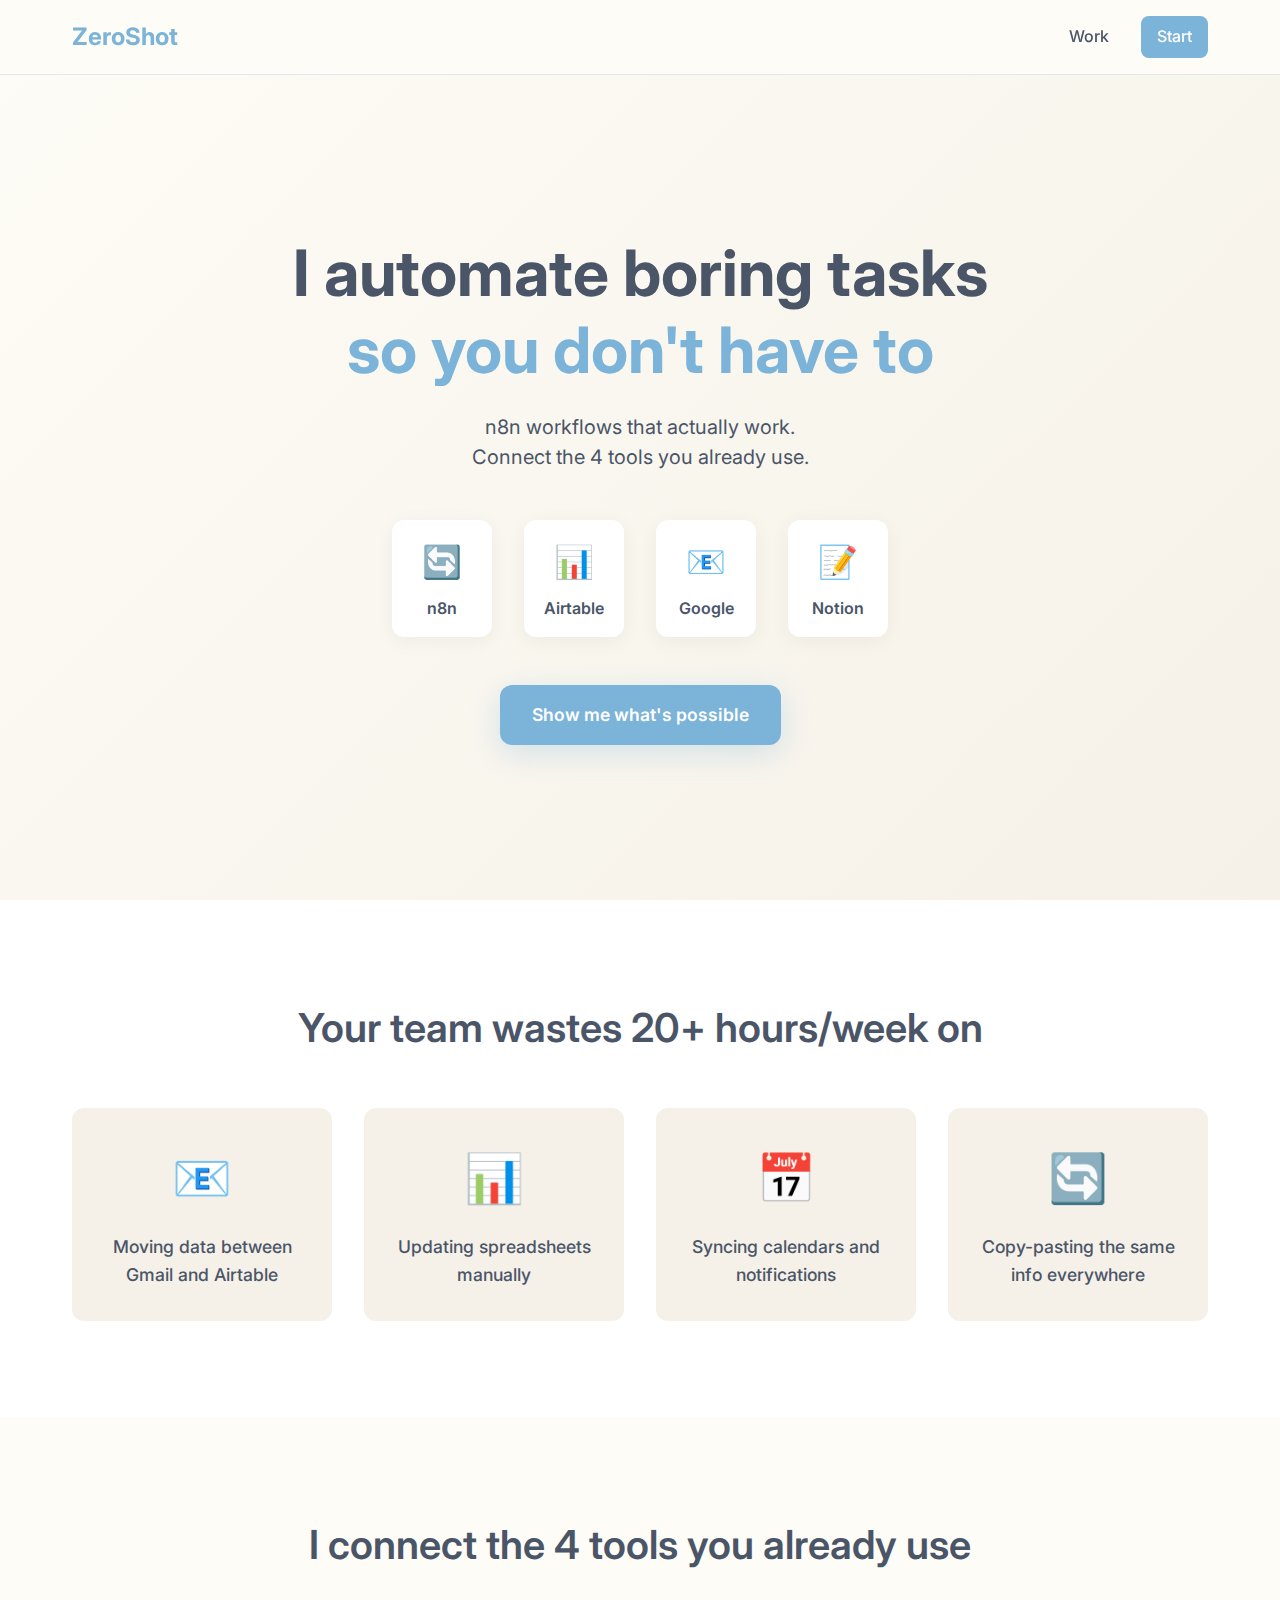
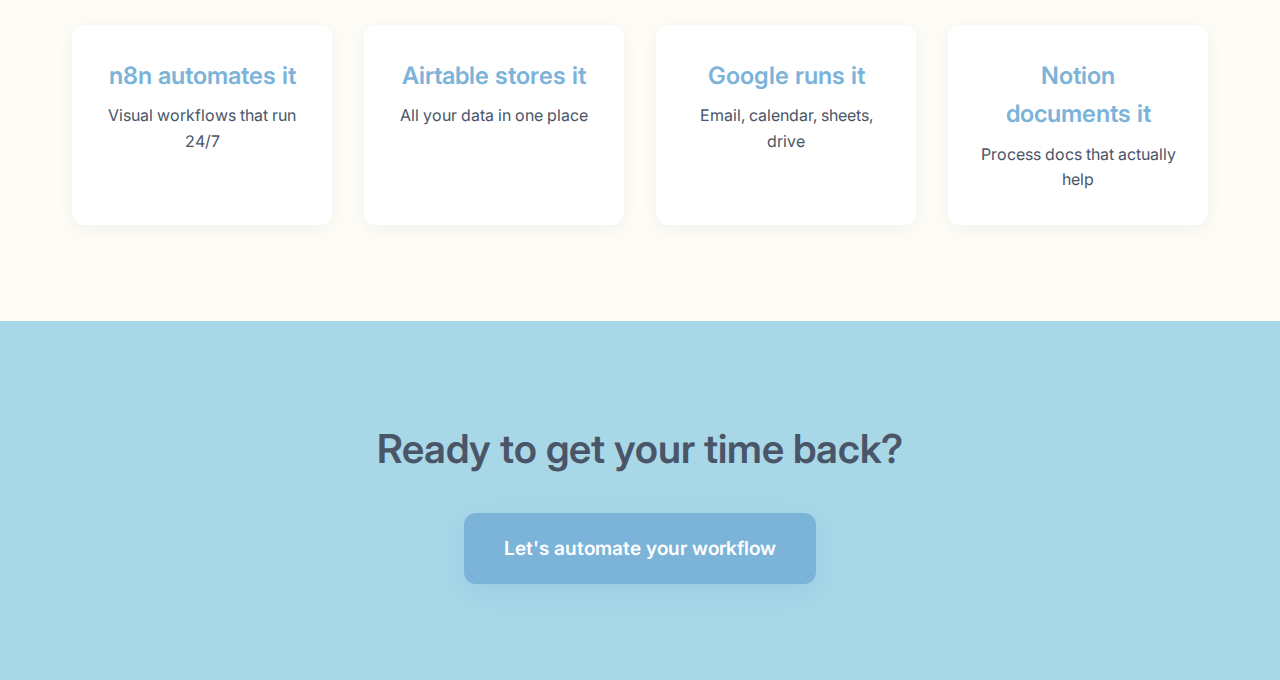
<file: index.html>
<!DOCTYPE html>
<html lang="en">
<head>
    <meta charset="UTF-8">
    <meta name="viewport" content="width=device-width, initial-scale=1.0">
    <title>Automate the Boring Stuff</title>
    <link rel="stylesheet" href="style.css">
    <link rel="preconnect" href="https://fonts.googleapis.com">
    <link rel="preconnect" href="https://fonts.gstatic.com" crossorigin>
    <link href="https://fonts.googleapis.com/css2?family=Inter:wght@300;400;500;600;700&display=swap" rel="stylesheet">
</head>
<body>
    <!-- Navigation -->
    <nav class="nav">
        <div class="nav-container">
            <div class="logo">ZeroShot</div>
            <div class="nav-links">
                <a href="work.html">Work</a>
                <a href="start.html" class="cta-button">Start</a>
            </div>
        </div>
    </nav>

    <!-- Hero Section -->
    <section class="hero">
        <div class="hero-container">
            <h1 class="hero-title">
                I automate boring tasks<br>
                <span class="accent">so you don't have to</span>
            </h1>
            <p class="hero-subtitle">
                n8n workflows that actually work.<br>
                Connect the 4 tools you already use.
            </p>
            
            <!-- Tool Stack -->
            <div class="tool-stack">
                <div class="tool">
                    <div class="tool-icon">🔄</div>
                    <span>n8n</span>
                </div>
                <div class="tool">
                    <div class="tool-icon">📊</div>
                    <span>Airtable</span>
                </div>
                <div class="tool">
                    <div class="tool-icon">📧</div>
                    <span>Google</span>
                </div>
                <div class="tool">
                    <div class="tool-icon">📝</div>
                    <span>Notion</span>
                </div>
            </div>

            <a href="work.html" class="hero-cta">Show me what's possible</a>
        </div>
    </section>

    <!-- Problem Section -->
    <section class="problem">
        <div class="container">
            <h2>Your team wastes 20+ hours/week on</h2>
            <div class="problem-grid">
                <div class="problem-item">
                    <span class="problem-emoji">📧</span>
                    <p>Moving data between Gmail and Airtable</p>
                </div>
                <div class="problem-item">
                    <span class="problem-emoji">📊</span>
                    <p>Updating spreadsheets manually</p>
                </div>
                <div class="problem-item">
                    <span class="problem-emoji">📅</span>
                    <p>Syncing calendars and notifications</p>
                </div>
                <div class="problem-item">
                    <span class="problem-emoji">🔄</span>
                    <p>Copy-pasting the same info everywhere</p>
                </div>
            </div>
        </div>
    </section>

    <!-- Solution Section -->
    <section class="solution">
        <div class="container">
            <h2>I connect the 4 tools you already use</h2>
            <div class="solution-grid">
                <div class="solution-item">
                    <h3>n8n automates it</h3>
                    <p>Visual workflows that run 24/7</p>
                </div>
                <div class="solution-item">
                    <h3>Airtable stores it</h3>
                    <p>All your data in one place</p>
                </div>
                <div class="solution-item">
                    <h3>Google runs it</h3>
                    <p>Email, calendar, sheets, drive</p>
                </div>
                <div class="solution-item">
                    <h3>Notion documents it</h3>
                    <p>Process docs that actually help</p>
                </div>
            </div>
        </div>
    </section>

    <!-- CTA Section -->
    <section class="final-cta">
        <div class="container">
            <h2>Ready to get your time back?</h2>
            <a href="start.html" class="cta-button-large">Let's automate your workflow</a>
        </div>
    </section>

    <script src="script.js"></script>
</body>
</html>
</file>
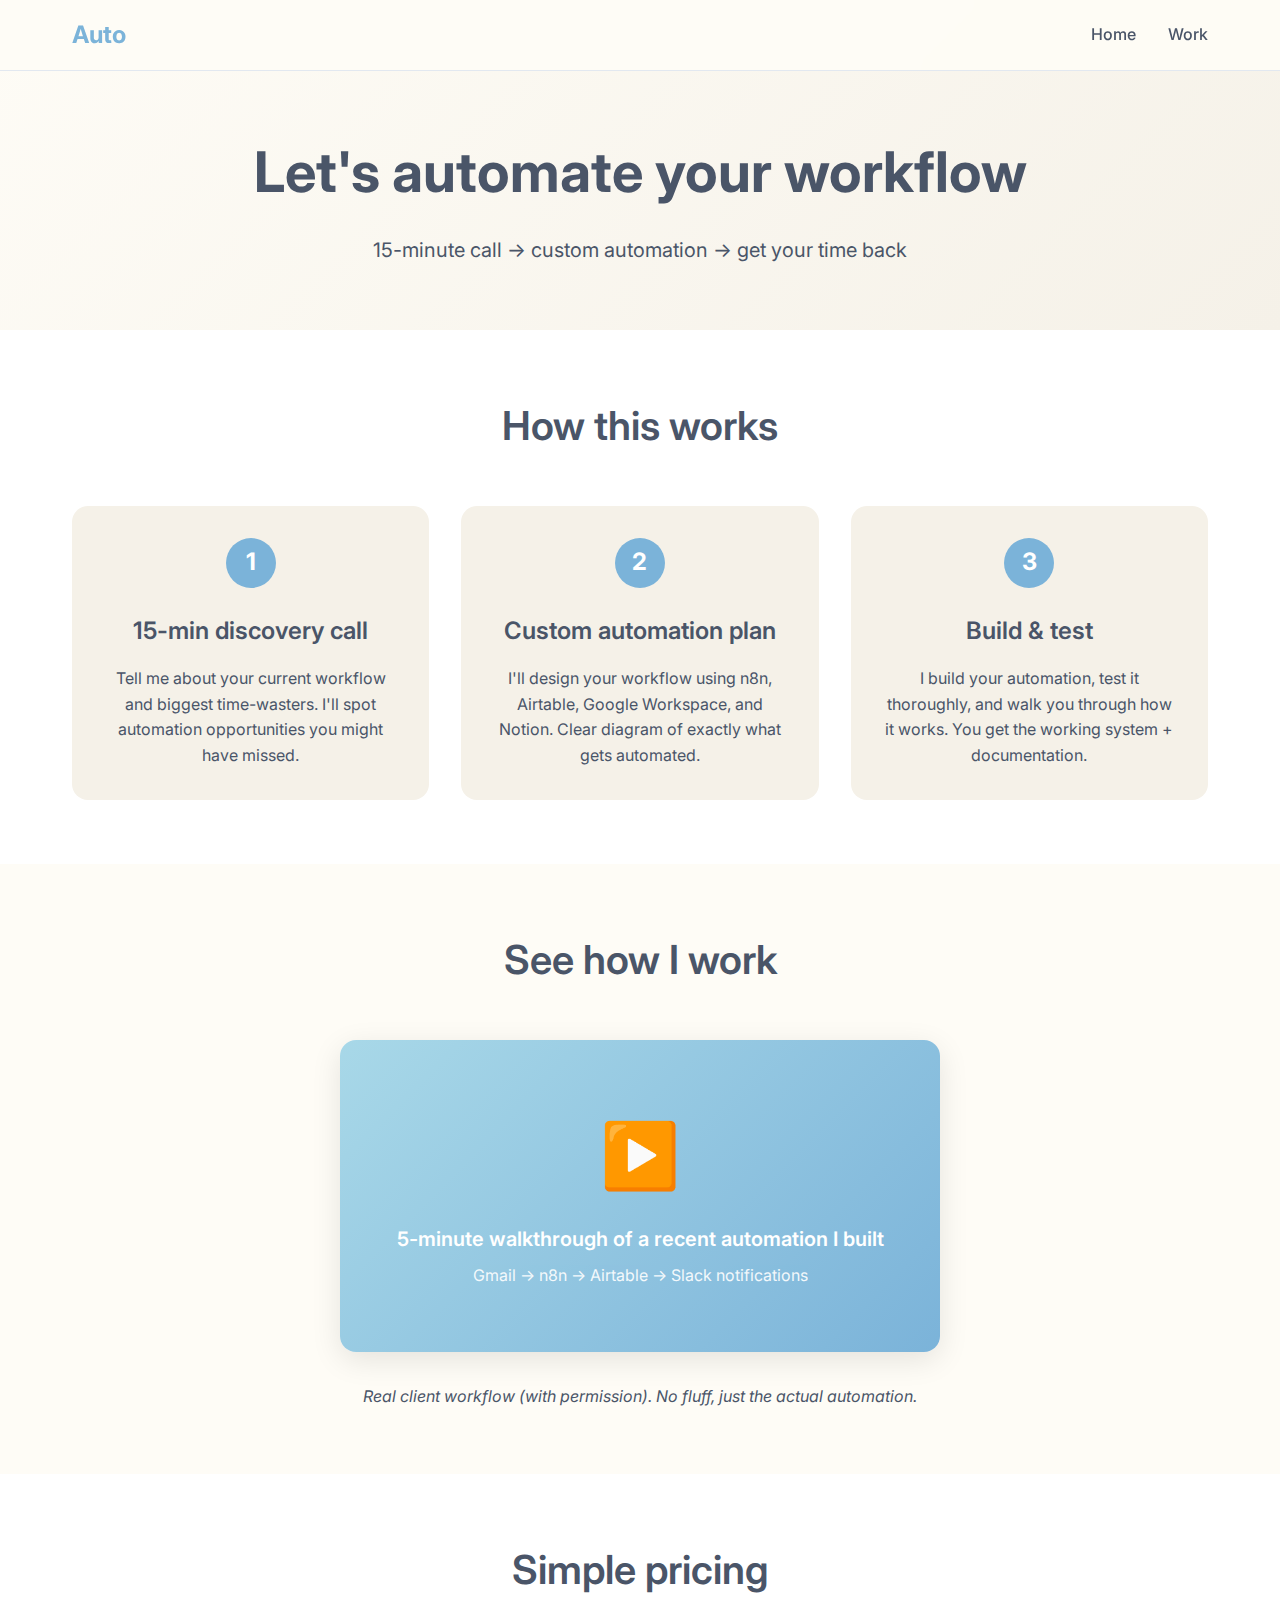
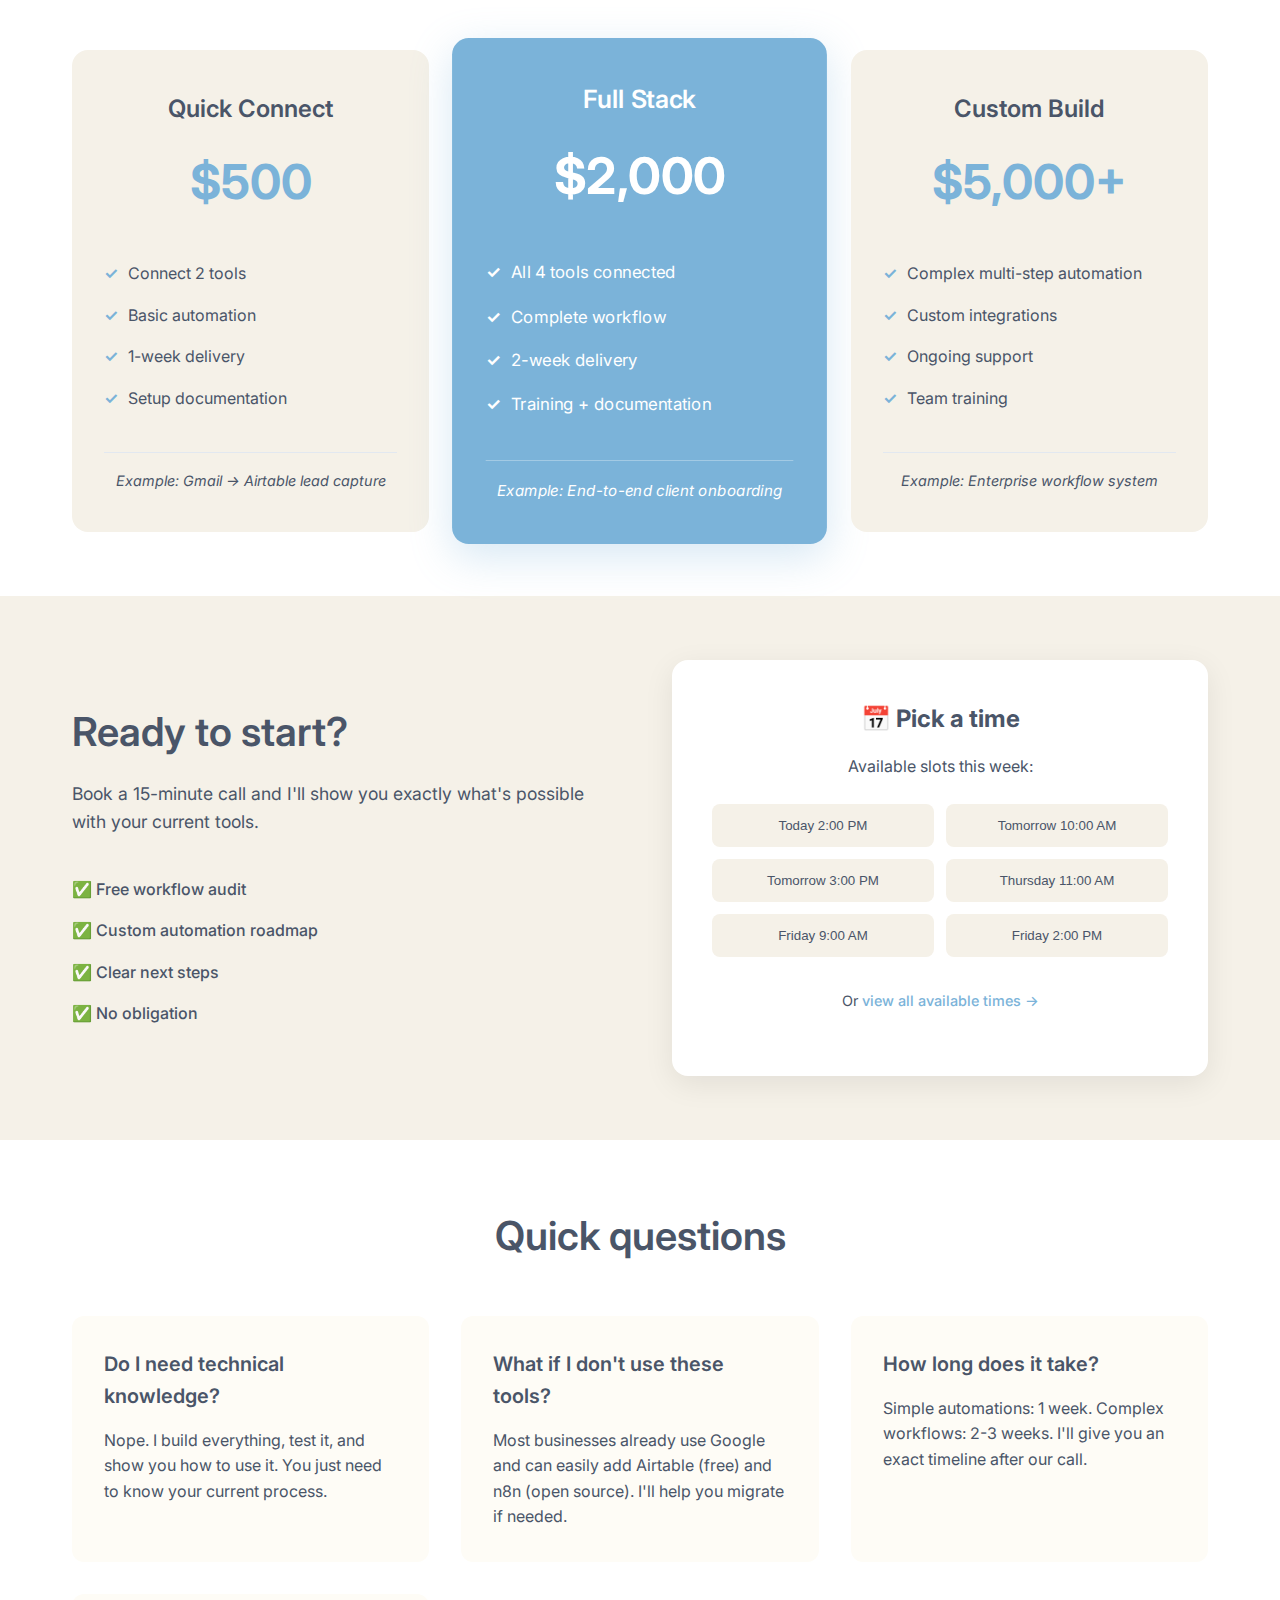
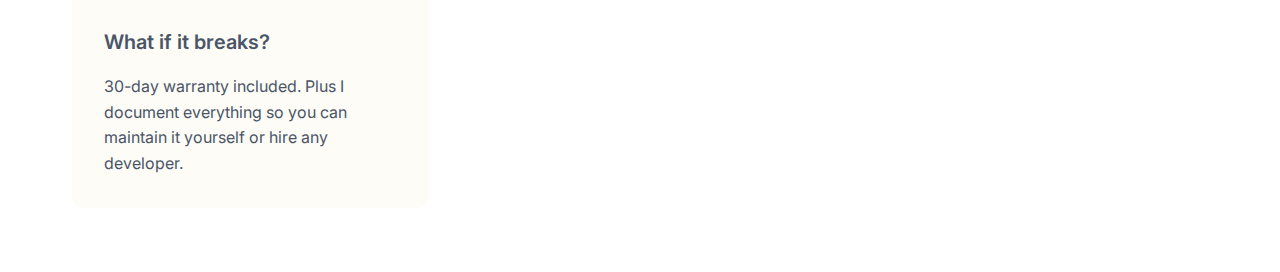
<file: start.html>
<!DOCTYPE html>
<html lang="en">
<head>
    <meta charset="UTF-8">
    <meta name="viewport" content="width=device-width, initial-scale=1.0">
    <title>Start - Let's Automate Your Workflow</title>
    <link rel="stylesheet" href="style.css">
    <link rel="stylesheet" href="start.css">
    <link rel="preconnect" href="https://fonts.googleapis.com">
    <link rel="preconnect" href="https://fonts.gstatic.com" crossorigin>
    <link href="https://fonts.googleapis.com/css2?family=Inter:wght@300;400;500;600;700&display=swap" rel="stylesheet">
</head>
<body>
    <!-- Navigation -->
    <nav class="nav">
        <div class="nav-container">
            <div class="logo">Auto</div>
            <div class="nav-links">
                <a href="index.html">Home</a>
                <a href="work.html">Work</a>
            </div>
        </div>
    </nav>

    <!-- Header -->
    <section class="start-header">
        <div class="container">
            <h1>Let's automate your workflow</h1>
            <p>15-minute call → custom automation → get your time back</p>
        </div>
    </section>

    <!-- Process Section -->
    <section class="process">
        <div class="container">
            <h2>How this works</h2>
            <div class="process-steps">
                <div class="process-step">
                    <div class="step-number">1</div>
                    <h3>15-min discovery call</h3>
                    <p>Tell me about your current workflow and biggest time-wasters. I'll spot automation opportunities you might have missed.</p>
                </div>
                <div class="process-step">
                    <div class="step-number">2</div>
                    <h3>Custom automation plan</h3>
                    <p>I'll design your workflow using n8n, Airtable, Google Workspace, and Notion. Clear diagram of exactly what gets automated.</p>
                </div>
                <div class="process-step">
                    <div class="step-number">3</div>
                    <h3>Build & test</h3>
                    <p>I build your automation, test it thoroughly, and walk you through how it works. You get the working system + documentation.</p>
                </div>
            </div>
        </div>
    </section>

    <!-- Video Section -->
    <section class="video-section">
        <div class="container">
            <h2>See how I work</h2>
            <div class="video-placeholder">
                <div class="video-content">
                    <div class="play-button">▶️</div>
                    <p>5-minute walkthrough of a recent automation I built</p>
                    <small>Gmail → n8n → Airtable → Slack notifications</small>
                </div>
            </div>
            <p class="video-note">Real client workflow (with permission). No fluff, just the actual automation.</p>
        </div>
    </section>

    <!-- Pricing Section -->
    <section class="pricing">
        <div class="container">
            <h2>Simple pricing</h2>
            <div class="pricing-grid">
                <div class="pricing-card">
                    <h3>Quick Connect</h3>
                    <div class="price">$500</div>
                    <ul>
                        <li>Connect 2 tools</li>
                        <li>Basic automation</li>
                        <li>1-week delivery</li>
                        <li>Setup documentation</li>
                    </ul>
                    <p class="example">Example: Gmail → Airtable lead capture</p>
                </div>
                <div class="pricing-card featured">
                    <h3>Full Stack</h3>
                    <div class="price">$2,000</div>
                    <ul>
                        <li>All 4 tools connected</li>
                        <li>Complete workflow</li>
                        <li>2-week delivery</li>
                        <li>Training + documentation</li>
                    </ul>
                    <p class="example">Example: End-to-end client onboarding</p>
                </div>
                <div class="pricing-card">
                    <h3>Custom Build</h3>
                    <div class="price">$5,000+</div>
                    <ul>
                        <li>Complex multi-step automation</li>
                        <li>Custom integrations</li>
                        <li>Ongoing support</li>
                        <li>Team training</li>
                    </ul>
                    <p class="example">Example: Enterprise workflow system</p>
                </div>
            </div>
        </div>
    </section>

    <!-- Booking Section -->
    <section class="booking">
        <div class="container">
            <div class="booking-content">
                <div class="booking-text">
                    <h2>Ready to start?</h2>
                    <p>Book a 15-minute call and I'll show you exactly what's possible with your current tools.</p>
                    <ul class="booking-benefits">
                        <li>✅ Free workflow audit</li>
                        <li>✅ Custom automation roadmap</li>
                        <li>✅ Clear next steps</li>
                        <li>✅ No obligation</li>
                    </ul>
                </div>
                <div class="booking-form">
                    <div class="calendar-placeholder">
                        <h3>📅 Pick a time</h3>
                        <p>Available slots this week:</p>
                        <div class="time-slots">
                            <button class="time-slot">Today 2:00 PM</button>
                            <button class="time-slot">Tomorrow 10:00 AM</button>
                            <button class="time-slot">Tomorrow 3:00 PM</button>
                            <button class="time-slot">Thursday 11:00 AM</button>
                            <button class="time-slot">Friday 9:00 AM</button>
                            <button class="time-slot">Friday 2:00 PM</button>
                        </div>
                        <p class="calendar-note">Or <a href="https://calendly.com/yourname">view all available times →</a></p>
                    </div>
                </div>
            </div>
        </div>
    </section>

    <!-- FAQ -->
    <section class="faq">
        <div class="container">
            <h2>Quick questions</h2>
            <div class="faq-grid">
                <div class="faq-item">
                    <h3>Do I need technical knowledge?</h3>
                    <p>Nope. I build everything, test it, and show you how to use it. You just need to know your current process.</p>
                </div>
                <div class="faq-item">
                    <h3>What if I don't use these tools?</h3>
                    <p>Most businesses already use Google and can easily add Airtable (free) and n8n (open source). I'll help you migrate if needed.</p>
                </div>
                <div class="faq-item">
                    <h3>How long does it take?</h3>
                    <p>Simple automations: 1 week. Complex workflows: 2-3 weeks. I'll give you an exact timeline after our call.</p>
                </div>
                <div class="faq-item">
                    <h3>What if it breaks?</h3>
                    <p>30-day warranty included. Plus I document everything so you can maintain it yourself or hire any developer.</p>
                </div>
            </div>
        </div>
    </section>

    <script src="script.js"></script>
</body>
</html>
</file>
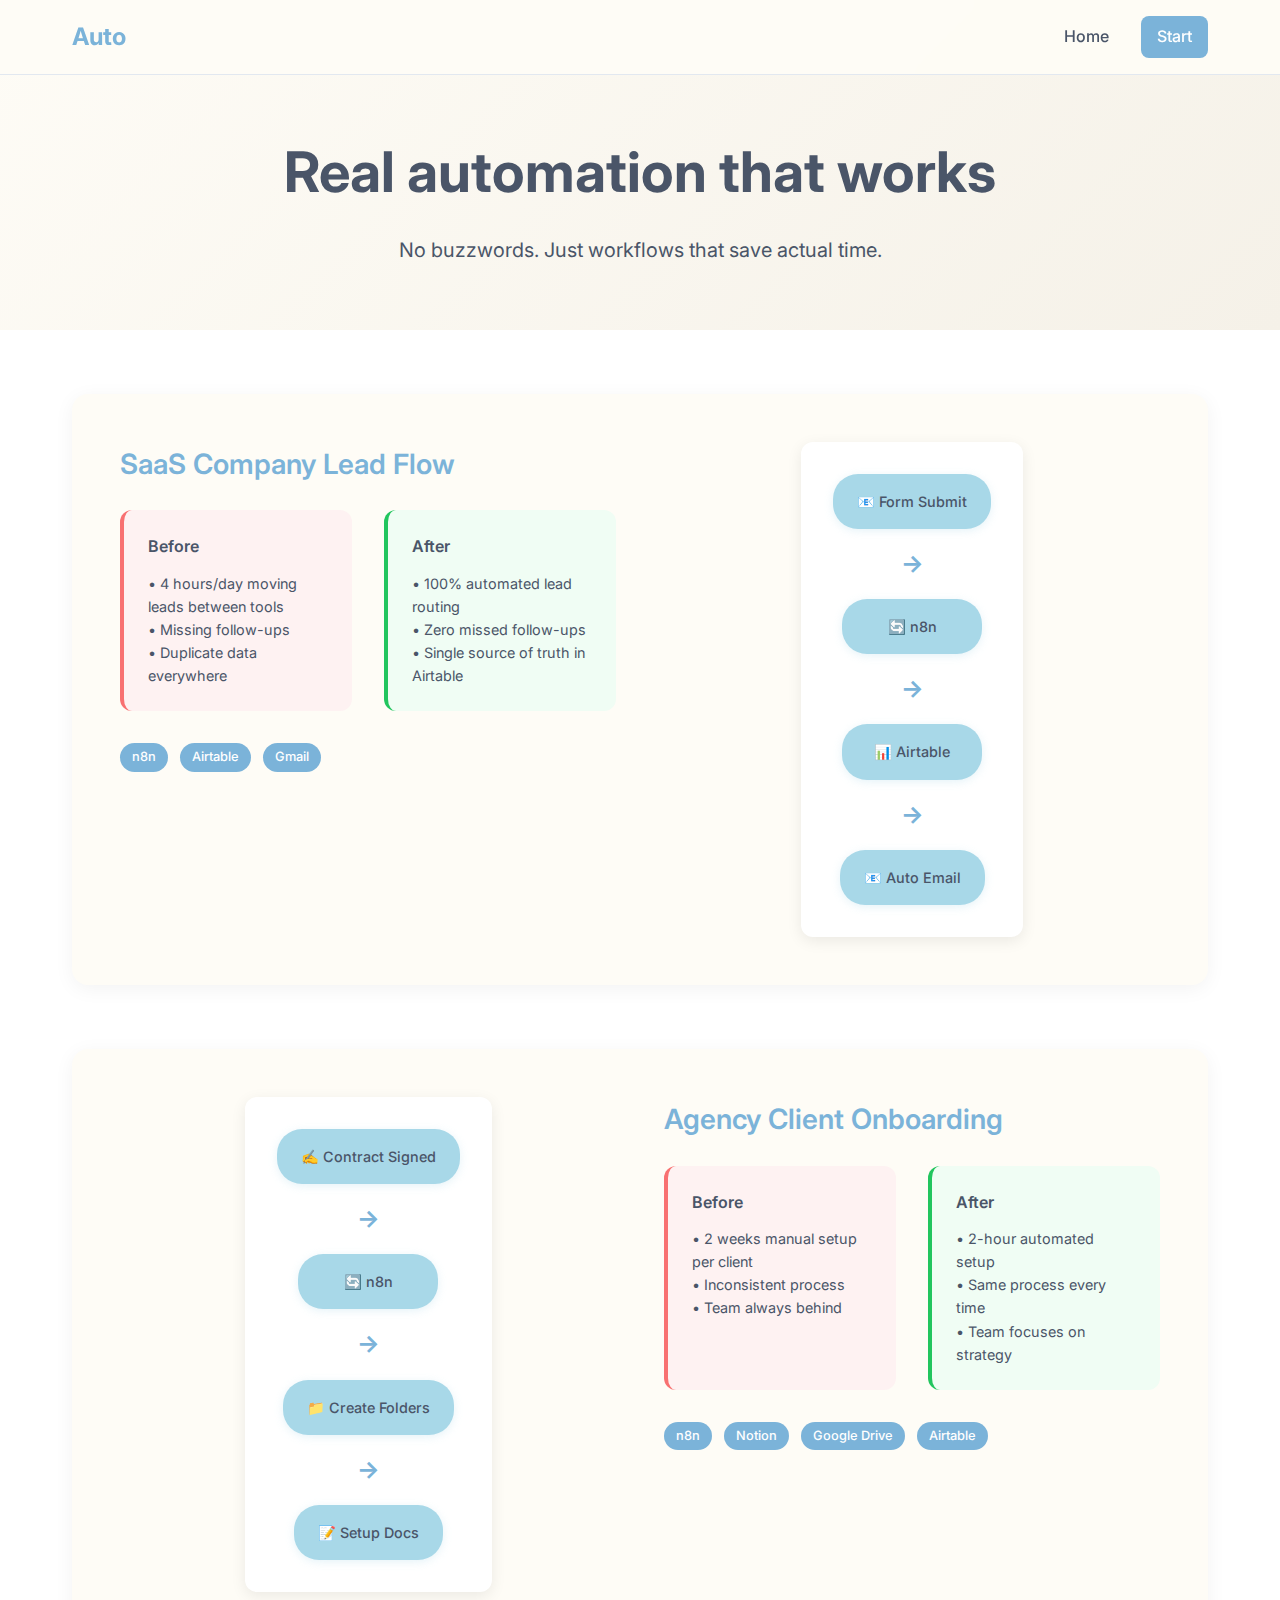
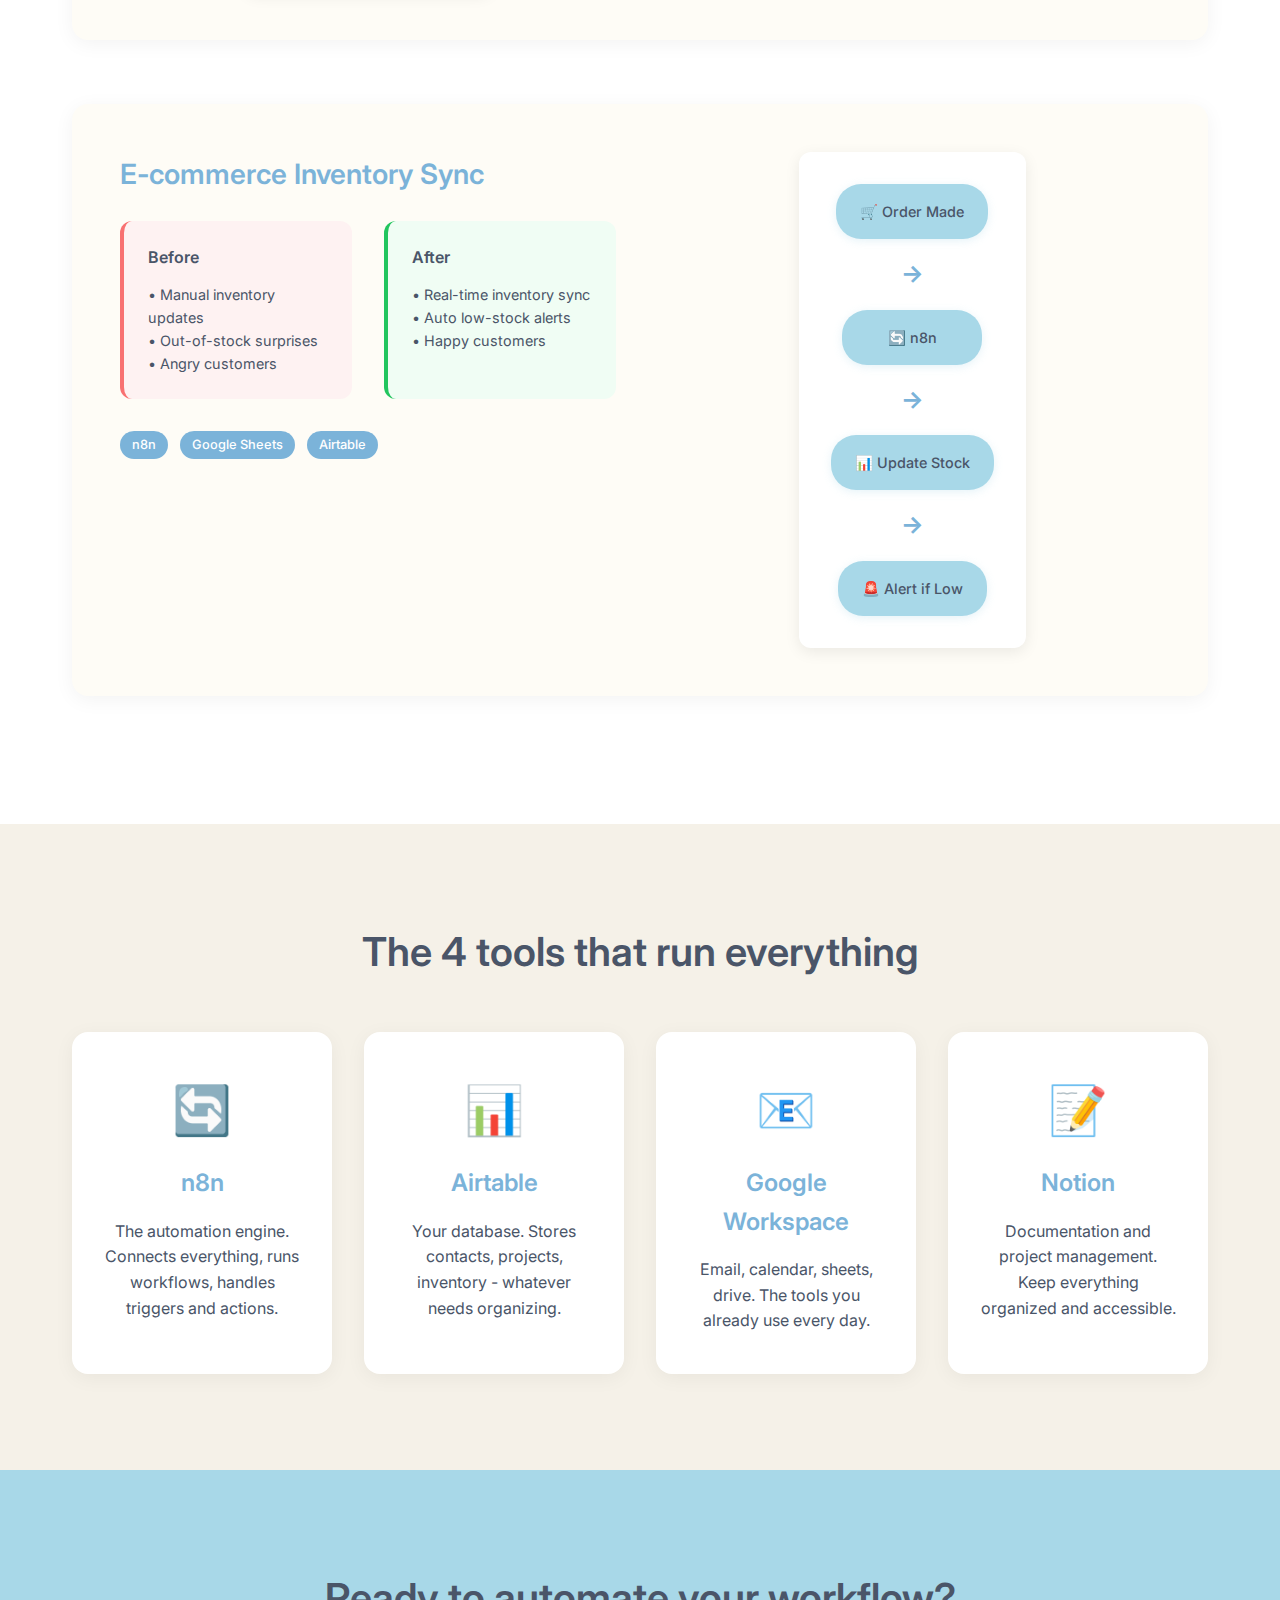
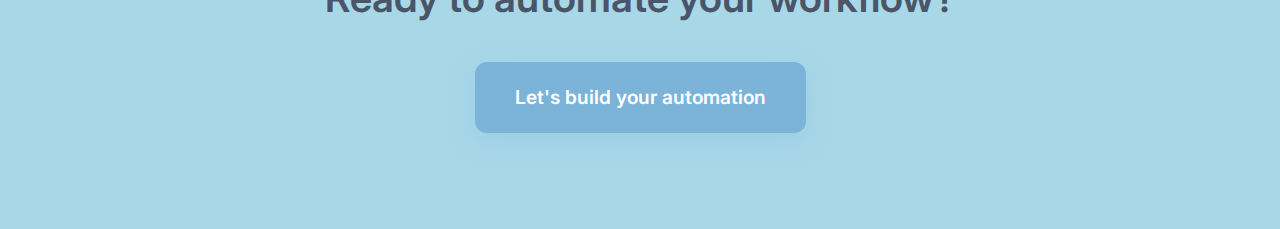
<file: work.html>
<!DOCTYPE html>
<html lang="en">
<head>
    <meta charset="UTF-8">
    <meta name="viewport" content="width=device-width, initial-scale=1.0">
    <title>Work - Automation Examples</title>
    <link rel="stylesheet" href="style.css">
    <link rel="stylesheet" href="work.css">
    <link rel="preconnect" href="https://fonts.googleapis.com">
    <link rel="preconnect" href="https://fonts.gstatic.com" crossorigin>
    <link href="https://fonts.googleapis.com/css2?family=Inter:wght@300;400;500;600;700&display=swap" rel="stylesheet">
</head>
<body>
    <!-- Navigation -->
    <nav class="nav">
        <div class="nav-container">
            <div class="logo">Auto</div>
            <div class="nav-links">
                <a href="index.html">Home</a>
                <a href="start.html" class="cta-button">Start</a>
            </div>
        </div>
    </nav>

    <!-- Header -->
    <section class="work-header">
        <div class="container">
            <h1>Real automation that works</h1>
            <p>No buzzwords. Just workflows that save actual time.</p>
        </div>
    </section>

    <!-- Case Studies -->
    <section class="case-studies">
        <div class="container">
            
            <!-- Case Study 1 -->
            <div class="case-study">
                <div class="case-content">
                    <div class="case-text">
                        <h3>SaaS Company Lead Flow</h3>
                        <div class="before-after">
                            <div class="before">
                                <h4>Before</h4>
                                <p>• 4 hours/day moving leads between tools<br>
                                • Missing follow-ups<br>
                                • Duplicate data everywhere</p>
                            </div>
                            <div class="after">
                                <h4>After</h4>
                                <p>• 100% automated lead routing<br>
                                • Zero missed follow-ups<br>
                                • Single source of truth in Airtable</p>
                            </div>
                        </div>
                        <div class="tools-used">
                            <span class="tool-tag">n8n</span>
                            <span class="tool-tag">Airtable</span>
                            <span class="tool-tag">Gmail</span>
                        </div>
                    </div>
                </div>
                <div class="case-visual">
                    <div class="workflow-preview">
                        <div class="workflow-step">📧 Form Submit</div>
                        <div class="workflow-arrow">→</div>
                        <div class="workflow-step">🔄 n8n</div>
                        <div class="workflow-arrow">→</div>
                        <div class="workflow-step">📊 Airtable</div>
                        <div class="workflow-arrow">→</div>
                        <div class="workflow-step">📧 Auto Email</div>
                    </div>
                </div>
            </div>

            <!-- Case Study 2 -->
            <div class="case-study">
                <div class="case-content">
                    <div class="case-text">
                        <h3>Agency Client Onboarding</h3>
                        <div class="before-after">
                            <div class="before">
                                <h4>Before</h4>
                                <p>• 2 weeks manual setup per client<br>
                                • Inconsistent process<br>
                                • Team always behind</p>
                            </div>
                            <div class="after">
                                <h4>After</h4>
                                <p>• 2-hour automated setup<br>
                                • Same process every time<br>
                                • Team focuses on strategy</p>
                            </div>
                        </div>
                        <div class="tools-used">
                            <span class="tool-tag">n8n</span>
                            <span class="tool-tag">Notion</span>
                            <span class="tool-tag">Google Drive</span>
                            <span class="tool-tag">Airtable</span>
                        </div>
                    </div>
                </div>
                <div class="case-visual">
                    <div class="workflow-preview">
                        <div class="workflow-step">✍️ Contract Signed</div>
                        <div class="workflow-arrow">→</div>
                        <div class="workflow-step">🔄 n8n</div>
                        <div class="workflow-arrow">→</div>
                        <div class="workflow-step">📁 Create Folders</div>
                        <div class="workflow-arrow">→</div>
                        <div class="workflow-step">📝 Setup Docs</div>
                    </div>
                </div>
            </div>

            <!-- Case Study 3 -->
            <div class="case-study">
                <div class="case-content">
                    <div class="case-text">
                        <h3>E-commerce Inventory Sync</h3>
                        <div class="before-after">
                            <div class="before">
                                <h4>Before</h4>
                                <p>• Manual inventory updates<br>
                                • Out-of-stock surprises<br>
                                • Angry customers</p>
                            </div>
                            <div class="after">
                                <h4>After</h4>
                                <p>• Real-time inventory sync<br>
                                • Auto low-stock alerts<br>
                                • Happy customers</p>
                            </div>
                        </div>
                        <div class="tools-used">
                            <span class="tool-tag">n8n</span>
                            <span class="tool-tag">Google Sheets</span>
                            <span class="tool-tag">Airtable</span>
                        </div>
                    </div>
                </div>
                <div class="case-visual">
                    <div class="workflow-preview">
                        <div class="workflow-step">🛒 Order Made</div>
                        <div class="workflow-arrow">→</div>
                        <div class="workflow-step">🔄 n8n</div>
                        <div class="workflow-arrow">→</div>
                        <div class="workflow-step">📊 Update Stock</div>
                        <div class="workflow-arrow">→</div>
                        <div class="workflow-step">🚨 Alert if Low</div>
                    </div>
                </div>
            </div>

        </div>
    </section>

    <!-- Tools Section -->
    <section class="tools-section">
        <div class="container">
            <h2>The 4 tools that run everything</h2>
            <div class="tools-grid">
                <div class="tool-detail">
                    <div class="tool-icon-large">🔄</div>
                    <h3>n8n</h3>
                    <p>The automation engine. Connects everything, runs workflows, handles triggers and actions.</p>
                </div>
                <div class="tool-detail">
                    <div class="tool-icon-large">📊</div>
                    <h3>Airtable</h3>
                    <p>Your database. Stores contacts, projects, inventory - whatever needs organizing.</p>
                </div>
                <div class="tool-detail">
                    <div class="tool-icon-large">📧</div>
                    <h3>Google Workspace</h3>
                    <p>Email, calendar, sheets, drive. The tools you already use every day.</p>
                </div>
                <div class="tool-detail">
                    <div class="tool-icon-large">📝</div>
                    <h3>Notion</h3>
                    <p>Documentation and project management. Keep everything organized and accessible.</p>
                </div>
            </div>
        </div>
    </section>

    <!-- CTA -->
    <section class="work-cta">
        <div class="container">
            <h2>Ready to automate your workflow?</h2>
            <a href="start.html" class="cta-button-large">Let's build your automation</a>
        </div>
    </section>

</body>
</html>
</file>
<file: style.css>
/* French Coastal Palette */
:root {
    --blue-soft: #a8d8e8;    /* Soft coastal blue */
    --blue-main: #7bb3d9;    /* Main blue */
    --sand: #f5f1e8;         /* Sandy beige */
    --cream: #fefcf6;        /* Off-white cream */
    --grey-text: #4a5568;    /* Soft grey for text */
    --grey-light: #e2e8f0;   /* Light grey */
    --white: #ffffff;
    --accent: #6ba3d0;       /* Accent blue */
}

/* Reset & Base */
* {
    margin: 0;
    padding: 0;
    box-sizing: border-box;
}

html {
    scroll-behavior: smooth;
}

body {
    font-family: 'Inter', -apple-system, BlinkMacSystemFont, sans-serif;
    line-height: 1.6;
    color: var(--grey-text);
    background-color: var(--cream);
}

.container {
    max-width: 1200px;
    margin: 0 auto;
    padding: 0 2rem;
}

/* Navigation */
.nav {
    position: fixed;
    top: 0;
    width: 100%;
    background: rgba(254, 252, 246, 0.95);
    backdrop-filter: blur(10px);
    z-index: 1000;
    border-bottom: 1px solid var(--grey-light);
}

.nav-container {
    max-width: 1200px;
    margin: 0 auto;
    padding: 1rem 2rem;
    display: flex;
    justify-content: space-between;
    align-items: center;
}

.logo {
    font-size: 1.5rem;
    font-weight: 700;
    color: var(--blue-main);
}

.nav-links {
    display: flex;
    gap: 2rem;
    align-items: center;
}

.nav-links a {
    text-decoration: none;
    color: var(--grey-text);
    font-weight: 500;
    transition: color 0.3s ease;
}

.nav-links a:hover {
    color: var(--blue-main);
}

.cta-button {
    background: var(--blue-main);
    color: var(--white) !important;
    padding: 0.5rem 1rem;
    border-radius: 8px;
    transition: all 0.3s ease;
}

.cta-button:hover {
    background: var(--accent);
    transform: translateY(-2px);
}

/* Hero Section */
.hero {
    min-height: 100vh;
    display: flex;
    align-items: center;
    background: linear-gradient(135deg, var(--cream) 0%, var(--sand) 100%);
    padding-top: 80px;
}

.hero-container {
    max-width: 1200px;
    margin: 0 auto;
    padding: 0 2rem;
    text-align: center;
}

.hero-title {
    font-size: clamp(2.5rem, 6vw, 4rem);
    font-weight: 700;
    margin-bottom: 1.5rem;
    color: var(--grey-text);
    line-height: 1.2;
}

.accent {
    color: var(--blue-main);
}

.hero-subtitle {
    font-size: 1.25rem;
    margin-bottom: 3rem;
    color: var(--grey-text);
    font-weight: 400;
    line-height: 1.5;
}

/* Tool Stack */
.tool-stack {
    display: flex;
    justify-content: center;
    gap: 2rem;
    margin-bottom: 3rem;
    flex-wrap: wrap;
}

.tool {
    display: flex;
    flex-direction: column;
    align-items: center;
    gap: 0.5rem;
    padding: 1rem;
    background: var(--white);
    border-radius: 12px;
    box-shadow: 0 4px 20px rgba(0, 0, 0, 0.05);
    min-width: 100px;
    transition: transform 0.3s ease;
}

.tool:hover {
    transform: translateY(-5px);
}

.tool-icon {
    font-size: 2rem;
}

.tool span {
    font-weight: 600;
    color: var(--grey-text);
}

/* Hero CTA */
.hero-cta {
    display: inline-block;
    background: var(--blue-main);
    color: var(--white);
    padding: 1rem 2rem;
    text-decoration: none;
    border-radius: 12px;
    font-weight: 600;
    font-size: 1.1rem;
    transition: all 0.3s ease;
    box-shadow: 0 8px 30px rgba(123, 179, 217, 0.3);
}

.hero-cta:hover {
    background: var(--accent);
    transform: translateY(-3px);
    box-shadow: 0 12px 40px rgba(123, 179, 217, 0.4);
}

/* Problem Section */
.problem {
    padding: 6rem 0;
    background: var(--white);
}

.problem h2 {
    text-align: center;
    font-size: 2.5rem;
    margin-bottom: 3rem;
    color: var(--grey-text);
    font-weight: 600;
}

.problem-grid {
    display: grid;
    grid-template-columns: repeat(auto-fit, minmax(250px, 1fr));
    gap: 2rem;
}

.problem-item {
    text-align: center;
    padding: 2rem 1rem;
    background: var(--sand);
    border-radius: 12px;
    transition: transform 0.3s ease;
}

.problem-item:hover {
    transform: translateY(-5px);
}

.problem-emoji {
    font-size: 3rem;
    display: block;
    margin-bottom: 1rem;
}

.problem-item p {
    font-size: 1.1rem;
    color: var(--grey-text);
    font-weight: 500;
}

/* Solution Section */
.solution {
    padding: 6rem 0;
    background: var(--cream);
}

.solution h2 {
    text-align: center;
    font-size: 2.5rem;
    margin-bottom: 3rem;
    color: var(--grey-text);
    font-weight: 600;
}

.solution-grid {
    display: grid;
    grid-template-columns: repeat(auto-fit, minmax(250px, 1fr));
    gap: 2rem;
}

.solution-item {
    text-align: center;
    padding: 2rem;
    background: var(--white);
    border-radius: 12px;
    box-shadow: 0 4px 20px rgba(0, 0, 0, 0.05);
    transition: transform 0.3s ease;
}

.solution-item:hover {
    transform: translateY(-5px);
}

.solution-item h3 {
    font-size: 1.5rem;
    margin-bottom: 0.5rem;
    color: var(--blue-main);
    font-weight: 600;
}

.solution-item p {
    color: var(--grey-text);
    font-size: 1rem;
}

/* Final CTA */
.final-cta {
    padding: 6rem 0;
    background: var(--blue-soft);
    text-align: center;
}

.final-cta h2 {
    font-size: 2.5rem;
    margin-bottom: 2rem;
    color: var(--grey-text);
    font-weight: 600;
}

.cta-button-large {
    display: inline-block;
    background: var(--blue-main);
    color: var(--white);
    padding: 1.25rem 2.5rem;
    text-decoration: none;
    border-radius: 12px;
    font-weight: 600;
    font-size: 1.2rem;
    transition: all 0.3s ease;
    box-shadow: 0 8px 30px rgba(123, 179, 217, 0.3);
}

.cta-button-large:hover {
    background: var(--accent);
    transform: translateY(-3px);
    box-shadow: 0 12px 40px rgba(123, 179, 217, 0.4);
}

/* Mobile Responsive */
@media (max-width: 768px) {
    .nav-container {
        padding: 1rem;
    }
    
    .nav-links {
        gap: 1rem;
    }
    
    .hero-container {
        padding: 0 1rem;
    }
    
    .tool-stack {
        gap: 1rem;
    }
    
    .tool {
        min-width: 80px;
        padding: 0.75rem;
    }
    
    .container {
        padding: 0 1rem;
    }
    
    .problem-grid,
    .solution-grid {
        grid-template-columns: 1fr;
    }
}
</file>
<file: start.css>
/* Start Page Specific Styles */

/* Start Header */
.start-header {
    padding: 8rem 0 4rem;
    background: linear-gradient(135deg, var(--cream) 0%, var(--sand) 100%);
    text-align: center;
}

.start-header h1 {
    font-size: clamp(2rem, 5vw, 3.5rem);
    font-weight: 700;
    margin-bottom: 1rem;
    color: var(--grey-text);
}

.start-header p {
    font-size: 1.25rem;
    color: var(--grey-text);
    font-weight: 400;
}

/* Process Section */
.process {
    padding: 4rem 0;
    background: var(--white);
}

.process h2 {
    text-align: center;
    font-size: 2.5rem;
    margin-bottom: 3rem;
    color: var(--grey-text);
    font-weight: 600;
}

.process-steps {
    display: grid;
    grid-template-columns: repeat(auto-fit, minmax(300px, 1fr));
    gap: 2rem;
}

.process-step {
    text-align: center;
    padding: 2rem;
    background: var(--sand);
    border-radius: 16px;
    position: relative;
}

.step-number {
    width: 50px;
    height: 50px;
    background: var(--blue-main);
    color: var(--white);
    border-radius: 50%;
    display: flex;
    align-items: center;
    justify-content: center;
    font-size: 1.5rem;
    font-weight: 700;
    margin: 0 auto 1.5rem;
}

.process-step h3 {
    font-size: 1.5rem;
    font-weight: 600;
    margin-bottom: 1rem;
    color: var(--grey-text);
}

.process-step p {
    color: var(--grey-text);
    line-height: 1.6;
}

/* Video Section */
.video-section {
    padding: 4rem 0;
    background: var(--cream);
}

.video-section h2 {
    text-align: center;
    font-size: 2.5rem;
    margin-bottom: 3rem;
    color: var(--grey-text);
    font-weight: 600;
}

.video-placeholder {
    max-width: 600px;
    margin: 0 auto 2rem;
    background: var(--white);
    border-radius: 16px;
    overflow: hidden;
    box-shadow: 0 8px 30px rgba(0, 0, 0, 0.1);
}

.video-content {
    padding: 4rem 2rem;
    text-align: center;
    background: linear-gradient(135deg, var(--blue-soft) 0%, var(--blue-main) 100%);
    color: var(--white);
}

.play-button {
    font-size: 4rem;
    margin-bottom: 1rem;
    cursor: pointer;
    transition: transform 0.3s ease;
}

.play-button:hover {
    transform: scale(1.1);
}

.video-content p {
    font-size: 1.25rem;
    font-weight: 600;
    margin-bottom: 0.5rem;
}

.video-content small {
    font-size: 1rem;
    opacity: 0.9;
}

.video-note {
    text-align: center;
    color: var(--grey-text);
    font-style: italic;
}

/* Pricing Section */
.pricing {
    padding: 4rem 0;
    background: var(--white);
}

.pricing h2 {
    text-align: center;
    font-size: 2.5rem;
    margin-bottom: 3rem;
    color: var(--grey-text);
    font-weight: 600;
}

.pricing-grid {
    display: grid;
    grid-template-columns: repeat(auto-fit, minmax(300px, 1fr));
    gap: 2rem;
}

.pricing-card {
    background: var(--sand);
    border-radius: 16px;
    padding: 2.5rem 2rem;
    text-align: center;
    position: relative;
    transition: transform 0.3s ease;
}

.pricing-card:hover {
    transform: translateY(-5px);
}

.pricing-card.featured {
    background: var(--blue-main);
    color: var(--white);
    transform: scale(1.05);
    box-shadow: 0 12px 40px rgba(123, 179, 217, 0.3);
}

.pricing-card.featured:hover {
    transform: scale(1.05) translateY(-5px);
}

.pricing-card h3 {
    font-size: 1.5rem;
    font-weight: 600;
    margin-bottom: 1rem;
    color: var(--grey-text);
}

.pricing-card.featured h3 {
    color: var(--white);
}

.price {
    font-size: 3rem;
    font-weight: 700;
    margin-bottom: 2rem;
    color: var(--blue-main);
}

.pricing-card.featured .price {
    color: var(--white);
}

.pricing-card ul {
    list-style: none;
    margin-bottom: 2rem;
    text-align: left;
}

.pricing-card li {
    padding: 0.5rem 0;
    color: var(--grey-text);
    position: relative;
    padding-left: 1.5rem;
}

.pricing-card.featured li {
    color: var(--white);
}

.pricing-card li::before {
    content: "✓";
    position: absolute;
    left: 0;
    color: var(--blue-main);
    font-weight: bold;
}

.pricing-card.featured li::before {
    color: var(--white);
}

.example {
    font-style: italic;
    color: var(--grey-text);
    font-size: 0.9rem;
    margin-top: 1rem;
    padding-top: 1rem;
    border-top: 1px solid var(--grey-light);
}

.pricing-card.featured .example {
    color: var(--white);
    border-top-color: rgba(255, 255, 255, 0.3);
}

/* Booking Section */
.booking {
    padding: 4rem 0;
    background: var(--sand);
}

.booking-content {
    display: grid;
    grid-template-columns: 1fr 1fr;
    gap: 4rem;
    align-items: center;
}

.booking-text h2 {
    font-size: 2.5rem;
    margin-bottom: 1rem;
    color: var(--grey-text);
    font-weight: 600;
}

.booking-text p {
    font-size: 1.1rem;
    margin-bottom: 2rem;
    color: var(--grey-text);
    line-height: 1.6;
}

.booking-benefits {
    list-style: none;
}

.booking-benefits li {
    padding: 0.5rem 0;
    color: var(--grey-text);
    font-weight: 500;
}

.booking-form {
    background: var(--white);
    border-radius: 16px;
    padding: 2.5rem;
    box-shadow: 0 8px 30px rgba(0, 0, 0, 0.08);
}

.calendar-placeholder h3 {
    font-size: 1.5rem;
    margin-bottom: 1rem;
    color: var(--grey-text);
    text-align: center;
}

.calendar-placeholder p {
    margin-bottom: 1.5rem;
    color: var(--grey-text);
    text-align: center;
}

.time-slots {
    display: grid;
    grid-template-columns: 1fr 1fr;
    gap: 0.75rem;
    margin-bottom: 2rem;
}

.time-slot {
    background: var(--sand);
    border: 2px solid transparent;
    padding: 0.75rem;
    border-radius: 8px;
    cursor: pointer;
    transition: all 0.3s ease;
    color: var(--grey-text);
    font-weight: 500;
}

.time-slot:hover {
    background: var(--blue-main);
    color: var(--white);
    transform: translateY(-2px);
}

.calendar-note {
    text-align: center;
    font-size: 0.9rem;
    color: var(--grey-text);
}

.calendar-note a {
    color: var(--blue-main);
    text-decoration: none;
    font-weight: 500;
}

/* FAQ Section */
.faq {
    padding: 4rem 0;
    background: var(--white);
}

.faq h2 {
    text-align: center;
    font-size: 2.5rem;
    margin-bottom: 3rem;
    color: var(--grey-text);
    font-weight: 600;
}

.faq-grid {
    display: grid;
    grid-template-columns: repeat(auto-fit, minmax(300px, 1fr));
    gap: 2rem;
}

.faq-item {
    background: var(--cream);
    padding: 2rem;
    border-radius: 12px;
}

.faq-item h3 {
    font-size: 1.25rem;
    font-weight: 600;
    margin-bottom: 1rem;
    color: var(--grey-text);
}

.faq-item p {
    color: var(--grey-text);
    line-height: 1.6;
}

/* Mobile Responsive */
@media (max-width: 968px) {
    .booking-content {
        grid-template-columns: 1fr;
        gap: 2rem;
    }
    
    .pricing-card.featured {
        transform: none;
    }
    
    .pricing-card.featured:hover {
        transform: translateY(-5px);
    }
}

@media (max-width: 768px) {
    .start-header {
        padding: 6rem 0 3rem;
    }
    
    .process-steps {
        grid-template-columns: 1fr;
    }
    
    .pricing-grid {
        grid-template-columns: 1fr;
    }
    
    .time-slots {
        grid-template-columns: 1fr;
    }
    
    .faq-grid {
        grid-template-columns: 1fr;
    }
    
    .booking-form {
        padding: 2rem 1.5rem;
    }
}
</file>
<file: work.css>
/* Work Page Specific Styles */

/* Work Header */
.work-header {
    padding: 8rem 0 4rem;
    background: linear-gradient(135deg, var(--cream) 0%, var(--sand) 100%);
    text-align: center;
}

.work-header h1 {
    font-size: clamp(2rem, 5vw, 3.5rem);
    font-weight: 700;
    margin-bottom: 1rem;
    color: var(--grey-text);
}

.work-header p {
    font-size: 1.25rem;
    color: var(--grey-text);
    font-weight: 400;
}

/* Case Studies */
.case-studies {
    padding: 4rem 0;
    background: var(--white);
}

.case-study {
    display: grid;
    grid-template-columns: 1fr 1fr;
    gap: 3rem;
    margin-bottom: 4rem;
    padding: 3rem;
    background: var(--cream);
    border-radius: 16px;
    box-shadow: 0 4px 20px rgba(0, 0, 0, 0.05);
}

.case-study:nth-child(even) {
    grid-template-columns: 1fr 1fr;
}

.case-study:nth-child(even) .case-content {
    order: 2;
}

.case-study:nth-child(even) .case-visual {
    order: 1;
}

.case-text h3 {
    font-size: 1.75rem;
    font-weight: 600;
    margin-bottom: 1.5rem;
    color: var(--blue-main);
}

.before-after {
    display: grid;
    grid-template-columns: 1fr 1fr;
    gap: 2rem;
    margin-bottom: 2rem;
}

.before, .after {
    padding: 1.5rem;
    border-radius: 12px;
}

.before {
    background: #fef2f2;
    border-left: 4px solid #f87171;
}

.after {
    background: #f0fdf4;
    border-left: 4px solid #22c55e;
}

.before h4, .after h4 {
    font-size: 1rem;
    font-weight: 600;
    margin-bottom: 0.75rem;
    color: var(--grey-text);
}

.before p, .after p {
    font-size: 0.9rem;
    line-height: 1.6;
    color: var(--grey-text);
}

/* Tools Used */
.tools-used {
    display: flex;
    gap: 0.75rem;
    flex-wrap: wrap;
}

.tool-tag {
    background: var(--blue-main);
    color: var(--white);
    padding: 0.25rem 0.75rem;
    border-radius: 20px;
    font-size: 0.8rem;
    font-weight: 500;
}

/* Workflow Visual */
.case-visual {
    display: flex;
    align-items: center;
    justify-content: center;
}

.workflow-preview {
    display: flex;
    flex-direction: column;
    gap: 1rem;
    align-items: center;
    background: var(--white);
    padding: 2rem;
    border-radius: 12px;
    box-shadow: 0 4px 15px rgba(0, 0, 0, 0.08);
}

.workflow-step {
    background: var(--blue-soft);
    color: var(--grey-text);
    padding: 1rem 1.5rem;
    border-radius: 25px;
    font-weight: 500;
    font-size: 0.9rem;
    text-align: center;
    min-width: 140px;
    box-shadow: 0 2px 8px rgba(168, 216, 232, 0.3);
}

.workflow-arrow {
    font-size: 1.5rem;
    color: var(--blue-main);
    font-weight: bold;
}

/* Tools Section */
.tools-section {
    padding: 6rem 0;
    background: var(--sand);
}

.tools-section h2 {
    text-align: center;
    font-size: 2.5rem;
    margin-bottom: 3rem;
    color: var(--grey-text);
    font-weight: 600;
}

.tools-grid {
    display: grid;
    grid-template-columns: repeat(auto-fit, minmax(250px, 1fr));
    gap: 2rem;
}

.tool-detail {
    text-align: center;
    padding: 2.5rem 2rem;
    background: var(--white);
    border-radius: 16px;
    box-shadow: 0 4px 20px rgba(0, 0, 0, 0.05);
    transition: transform 0.3s ease;
}

.tool-detail:hover {
    transform: translateY(-5px);
}

.tool-icon-large {
    font-size: 3rem;
    margin-bottom: 1rem;
}

.tool-detail h3 {
    font-size: 1.5rem;
    font-weight: 600;
    margin-bottom: 1rem;
    color: var(--blue-main);
}

.tool-detail p {
    color: var(--grey-text);
    line-height: 1.6;
}

/* Work CTA */
.work-cta {
    padding: 6rem 0;
    background: var(--blue-soft);
    text-align: center;
}

.work-cta h2 {
    font-size: 2.5rem;
    margin-bottom: 2rem;
    color: var(--grey-text);
    font-weight: 600;
}

/* Mobile Responsive */
@media (max-width: 968px) {
    .case-study {
        grid-template-columns: 1fr;
        gap: 2rem;
        padding: 2rem;
    }
    
    .case-study:nth-child(even) .case-content {
        order: 1;
    }
    
    .case-study:nth-child(even) .case-visual {
        order: 2;
    }
    
    .before-after {
        grid-template-columns: 1fr;
        gap: 1rem;
    }
    
    .workflow-preview {
        padding: 1.5rem;
    }
    
    .workflow-step {
        min-width: 120px;
        padding: 0.75rem 1rem;
        font-size: 0.8rem;
    }
}

@media (max-width: 768px) {
    .work-header {
        padding: 6rem 0 3rem;
    }
    
    .case-studies {
        padding: 2rem 0;
    }
    
    .case-study {
        margin-bottom: 2rem;
        padding: 1.5rem;
    }
    
    .tools-grid {
        grid-template-columns: 1fr;
    }
    
    .tool-detail {
        padding: 2rem 1.5rem;
    }
}
</file>
